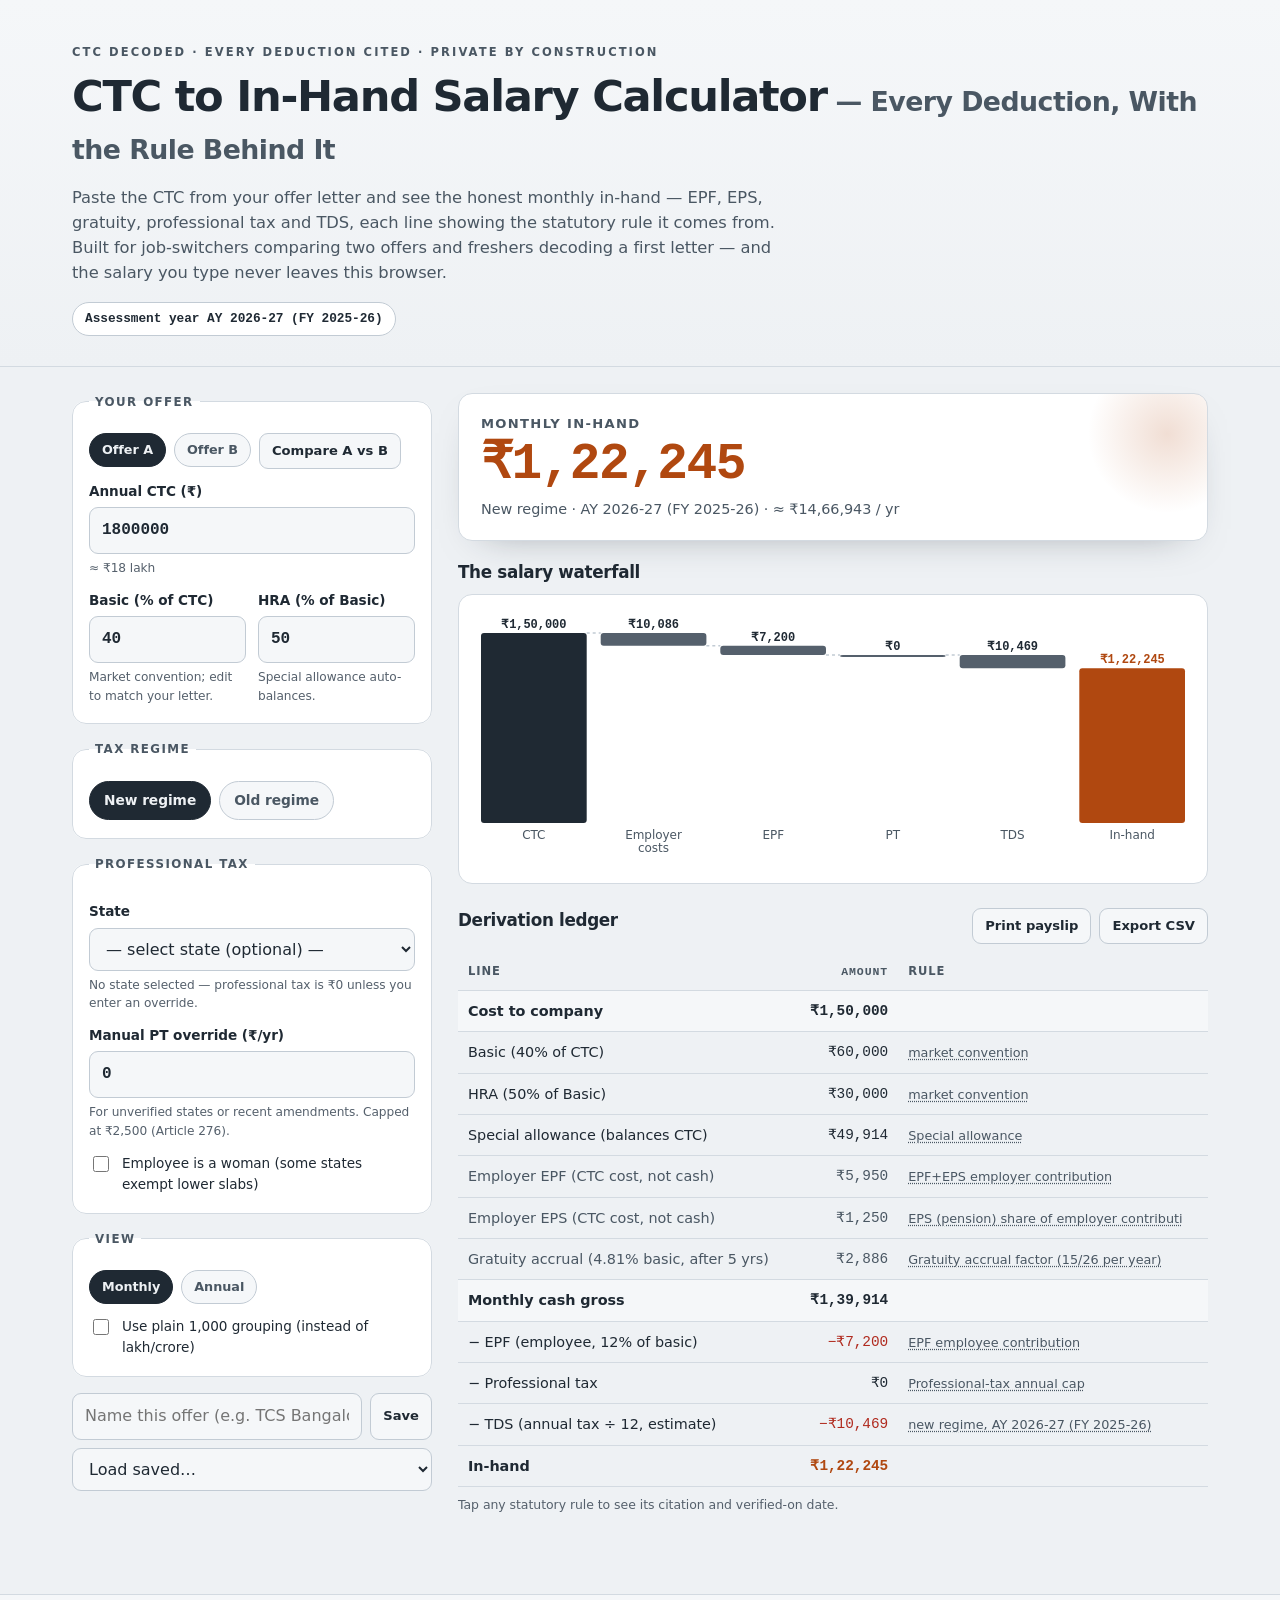
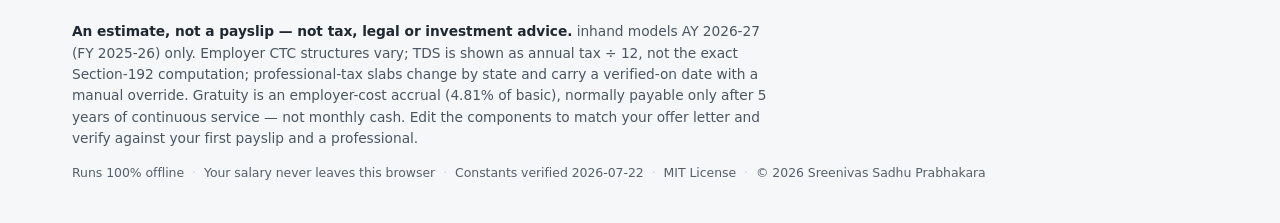
<file: index.html>
<!doctype html>
<html lang="en">
<head>
  <meta charset="utf-8">
  <meta name="viewport" content="width=device-width, initial-scale=1">
  <meta http-equiv="Content-Security-Policy" content="default-src 'self'; connect-src 'none'; img-src 'self' data:; base-uri 'none'; form-action 'none'; frame-ancestors 'none'; object-src 'none'">
  <title>inhand — CTC to in-hand salary calculator, every deduction cited</title>
  <meta name="description" content="Convert your Indian CTC into an honest, line-by-line monthly in-hand salary — EPF, EPS, gratuity, professional tax and TDS, each citing the statutory rule it comes from. AY 2026-27. Private: your salary never leaves this browser.">
  <meta name="color-scheme" content="light dark">
  <link rel="canonical" href="https://sreenivas-sadhu-prabhakara.github.io/inhand/">
  <meta name="robots" content="index, follow, max-image-preview:large">
  <meta name="author" content="Sreenivas Sadhu Prabhakara">
  <meta name="keywords" content="ctc to in hand salary calculator, in hand salary calculator india, take home salary calculator, ctc breakup calculator, epf eps calculation, professional tax calculator, new tax regime AY 2026-27, salary calculator with deductions">
  <meta name="theme-color" content="#171C21" media="(prefers-color-scheme: dark)">
  <meta name="theme-color" content="#EEF1F4" media="(prefers-color-scheme: light)">

  <!-- Open Graph -->
  <meta property="og:type" content="website">
  <meta property="og:site_name" content="inhand">
  <meta property="og:title" content="inhand — CTC to in-hand salary calculator, every deduction cited">
  <meta property="og:description" content="Your offer letter decoded line by line — EPF, EPS, gratuity, professional tax and TDS, each citing its statutory rule. AY 2026-27. Your salary never leaves this browser.">
  <meta property="og:url" content="https://sreenivas-sadhu-prabhakara.github.io/inhand/">
  <meta property="og:locale" content="en_IN">
  <meta property="og:image" content="https://sreenivas-sadhu-prabhakara.github.io/inhand/og-image.png">
  <meta property="og:image:width" content="1200">
  <meta property="og:image:height" content="630">
  <meta property="og:image:alt" content="inhand — CTC steps down through statutory deductions to one tangerine in-hand figure">

  <!-- Twitter -->
  <meta name="twitter:card" content="summary_large_image">
  <meta name="twitter:title" content="inhand — CTC to in-hand salary calculator, every deduction cited">
  <meta name="twitter:description" content="Your offer letter decoded line by line, every deduction citing its statutory rule. AY 2026-27. Private by construction.">
  <meta name="twitter:image" content="https://sreenivas-sadhu-prabhakara.github.io/inhand/og-image.png">
  <meta name="twitter:image:alt" content="inhand — the salary waterfall from CTC to in-hand">

  <link rel="stylesheet" href="styles.css">
  <link rel="icon" href="favicon.svg" type="image/svg+xml">
  <link rel="apple-touch-icon" href="apple-touch-icon.png">
  <link rel="manifest" href="manifest.webmanifest">

  <script type="application/ld+json">
  {
    "@context": "https://schema.org",
    "@type": "WebApplication",
    "name": "inhand",
    "description": "A CTC-to-in-hand salary calculator for India that produces an honest, line-by-line monthly breakdown where every deduction cites the statutory rule it comes from. Models the new and old tax regimes for AY 2026-27. Runs entirely in your browser.",
    "url": "https://sreenivas-sadhu-prabhakara.github.io/inhand/",
    "applicationCategory": "FinanceApplication",
    "operatingSystem": "Any (modern web browser)",
    "browserRequirements": "Requires a modern web browser with JavaScript enabled.",
    "isAccessibleForFree": true,
    "offers": { "@type": "Offer", "price": "0", "priceCurrency": "INR" },
    "license": "https://opensource.org/licenses/MIT",
    "author": { "@type": "Person", "name": "Sreenivas Sadhu Prabhakara" },
    "softwareVersion": "0.1.0",
    "featureList": [
      "CTC to monthly in-hand salary breakdown",
      "Every deduction cites its statutory rule (EPF, EPS, gratuity, PT, TDS)",
      "New and old tax regime for AY 2026-27 (FY 2025-26)",
      "State professional-tax slabs with verified-on dates and manual override",
      "Side-by-side comparison of two offers",
      "Printable payslip-style breakdown and CSV export",
      "Runs 100% offline — your salary never leaves the browser"
    ]
  }
  </script>
  <script type="application/ld+json">
  {
    "@context": "https://schema.org",
    "@type": "FAQPage",
    "mainEntity": [
      {
        "@type": "Question",
        "name": "How is in-hand salary calculated from CTC in India?",
        "acceptedAnswer": {
          "@type": "Answer",
          "text": "In-hand = monthly gross cash minus your statutory deductions. From CTC you first remove employer costs that are not cash to you (employer EPF and gratuity accrual). The remaining cash is basic, HRA and allowances; from that you subtract your own EPF (12% of basic), professional tax, and monthly TDS (annual income tax divided by 12). inhand shows every line with the rule behind it."
        }
      },
      {
        "@type": "Question",
        "name": "What tax year does this calculator use?",
        "acceptedAnswer": {
          "@type": "Answer",
          "text": "AY 2026-27 (FY 2025-26) only, dated on screen. It models both the new regime (default) and the old regime, including the Section 87A rebate, standard deduction, surcharge with marginal relief, and 4% cess. Other years are not modelled."
        }
      },
      {
        "@type": "Question",
        "name": "Does inhand send my salary anywhere?",
        "acceptedAnswer": {
          "@type": "Answer",
          "text": "No. The page's Content-Security-Policy sets connect-src to 'none', so the browser itself blocks every network request. The salary you type physically cannot leave your device. Saved offers live only in this browser's localStorage; the CSV and print exports are your only backup."
        }
      },
      {
        "@type": "Question",
        "name": "Why does my payslip differ from this estimate?",
        "acceptedAnswer": {
          "@type": "Answer",
          "text": "inhand is an estimate, not a payslip. Employer CTC structures vary, TDS is shown as annual tax divided by 12 rather than the exact Section-192 month-by-month computation, and professional-tax slabs change by state. Edit the components to match your offer letter and verify against your first payslip."
        }
      }
    ]
  }
  </script>
</head>
<body>
  <a class="skip-link" href="#result">Skip to my in-hand figure</a>

  <header class="hero">
    <div class="hero__inner">
      <p class="eyebrow">CTC decoded &middot; every deduction cited &middot; private by construction</p>
      <h1 class="hero__title">CTC to In-Hand Salary Calculator<span class="hero__sub"> — Every Deduction, With the Rule Behind It</span></h1>
      <p class="hero__lede">
        Paste the CTC from your offer letter and see the honest monthly in-hand — EPF, EPS, gratuity,
        professional tax and TDS, each line showing the statutory rule it comes from. Built for
        job-switchers comparing two offers and freshers decoding a first letter — and the salary you
        type never leaves this browser.
      </p>
      <p class="hero__ay" id="ayBadge"></p>
    </div>
  </header>

  <main>
    <form class="controls" id="controls" novalidate>
      <div class="grid">
        <!-- LEFT: inputs -->
        <section class="col col--in">
          <fieldset class="panel">
            <legend class="panel__legend">Your offer</legend>
            <div class="offer-tabs" role="radiogroup" aria-label="Which offer to edit">
              <label class="seg"><input type="radio" name="activeOffer" value="A" checked><span>Offer A</span></label>
              <label class="seg"><input type="radio" name="activeOffer" value="B"><span>Offer B</span></label>
              <button type="button" class="btn btn--ghost btn--sm" id="compareToggle" aria-pressed="false">Compare A vs B</button>
            </div>

            <div class="field">
              <label for="ctc">Annual CTC (₹)</label>
              <input type="number" id="ctc" name="ctc" min="0" step="1000" value="1800000" inputmode="numeric" autocomplete="off">
              <p class="field__hint" id="ctcWords" aria-live="polite"></p>
            </div>

            <div class="field field--split">
              <div>
                <label for="basicPct">Basic (% of CTC)</label>
                <input type="number" id="basicPct" name="basicPct" min="1" max="100" step="1" value="40" inputmode="numeric">
                <p class="field__hint">Market convention; edit to match your letter.</p>
              </div>
              <div>
                <label for="hraPct">HRA (% of Basic)</label>
                <input type="number" id="hraPct" name="hraPct" min="0" max="100" step="1" value="50" inputmode="numeric">
                <p class="field__hint">Special allowance auto-balances.</p>
              </div>
            </div>
          </fieldset>

          <fieldset class="panel">
            <legend class="panel__legend">Tax regime</legend>
            <div class="segmented" role="radiogroup" aria-label="Tax regime">
              <label class="seg"><input type="radio" name="regime" value="new" checked><span>New regime</span></label>
              <label class="seg"><input type="radio" name="regime" value="old"><span>Old regime</span></label>
            </div>
            <div id="oldOnly" hidden>
              <div class="field field--split">
                <div>
                  <label for="rent">Monthly rent (₹)</label>
                  <input type="number" id="rent" name="rent" min="0" step="500" value="0" inputmode="numeric">
                </div>
                <div>
                  <label class="metro-lbl">City type</label>
                  <div class="segmented segmented--sm" role="radiogroup" aria-label="Metro or non-metro">
                    <label class="seg"><input type="radio" name="metro" value="metro" checked><span>Metro</span></label>
                    <label class="seg"><input type="radio" name="metro" value="nonmetro"><span>Non-metro</span></label>
                  </div>
                </div>
              </div>
              <div class="field">
                <label for="sec80c">Section 80C (aggregate, ₹/yr)</label>
                <input type="number" id="sec80c" name="sec80c" min="0" step="5000" value="0" inputmode="numeric">
                <p class="field__hint">Capped at ₹1,50,000. Old regime only; no other Chapter VI-A modelled.</p>
              </div>
            </div>
          </fieldset>

          <fieldset class="panel">
            <legend class="panel__legend">Professional tax</legend>
            <div class="field">
              <label for="ptState">State</label>
              <select id="ptState" name="ptState"></select>
              <p class="field__hint" id="ptNote"></p>
            </div>
            <div class="field" id="ptOverrideWrap" hidden>
              <label for="ptOverride">Manual PT override (₹/yr)</label>
              <input type="number" id="ptOverride" name="ptOverride" min="0" max="2500" step="10" value="0" inputmode="numeric">
              <p class="field__hint">For unverified states or recent amendments. Capped at ₹2,500 (Article 276).</p>
            </div>
            <label class="toggle"><input type="checkbox" name="isWoman"><span>Employee is a woman (some states exempt lower slabs)</span></label>
          </fieldset>

          <fieldset class="panel">
            <legend class="panel__legend">View</legend>
            <div class="segmented segmented--sm" role="radiogroup" aria-label="Monthly or annual view">
              <label class="seg"><input type="radio" name="view" value="monthly" checked><span>Monthly</span></label>
              <label class="seg"><input type="radio" name="view" value="annual"><span>Annual</span></label>
            </div>
            <label class="toggle"><input type="checkbox" name="grouping"><span>Use plain 1,000 grouping (instead of lakh/crore)</span></label>
          </fieldset>

          <div class="save-row">
            <input type="text" id="scenName" placeholder="Name this offer (e.g. TCS Bangalore)" maxlength="60" autocomplete="off" aria-label="Scenario name">
            <button type="button" class="btn btn--ghost btn--sm" id="saveBtn">Save</button>
            <select id="loadSel" aria-label="Load saved offer"><option value="">Load saved…</option></select>
          </div>
        </section>

        <!-- RIGHT: results -->
        <section class="col col--out" id="result" aria-live="polite">
          <div class="headline-card" id="headlineCard">
            <p class="headline-card__label" id="hlLabel">Monthly in-hand</p>
            <p class="headline-card__figure" id="hlFigure">—</p>
            <p class="headline-card__sub" id="hlSub"></p>
            <div class="reconcile" id="reconcile" hidden></div>
          </div>

          <div class="waterfall" aria-labelledby="wfHeading">
            <h2 id="wfHeading" class="section-h">The salary waterfall</h2>
            <div class="waterfall__wrap">
              <svg id="waterfall" class="waterfall__svg" viewBox="0 0 720 260" role="img" aria-label="Waterfall from CTC stepping down through deductions to in-hand"></svg>
            </div>
          </div>

          <div class="ledger" aria-labelledby="ledgerHeading">
            <div class="ledger__head">
              <h2 id="ledgerHeading" class="section-h">Derivation ledger</h2>
              <div class="ledger__actions">
                <button type="button" class="btn btn--ghost btn--sm" id="printBtn">Print payslip</button>
                <button type="button" class="btn btn--ghost btn--sm" id="csvBtn">Export CSV</button>
              </div>
            </div>
            <table class="ltab" id="ledgerTable">
              <thead>
                <tr><th scope="col">Line</th><th scope="col" class="num">Amount</th><th scope="col">Rule</th></tr>
              </thead>
              <tbody id="ledgerBody"></tbody>
            </table>
            <p class="ledger__hint">Tap any statutory rule to see its citation and verified-on date.</p>
          </div>

          <div class="compare" id="compareCard" hidden>
            <h2 class="section-h">Offer A vs Offer B</h2>
            <div id="compareBody"></div>
          </div>
        </section>
      </div>
    </form>
  </main>

  <footer class="foot">
    <div class="foot__inner">
      <p class="foot__disclaimer">
        <strong>An estimate, not a payslip — not tax, legal or investment advice.</strong>
        inhand models AY 2026-27 (FY 2025-26) only. Employer CTC structures vary; TDS is shown as
        annual tax &divide; 12, not the exact Section-192 computation; professional-tax slabs change by
        state and carry a verified-on date with a manual override. Gratuity is an employer-cost accrual
        (4.81% of basic), normally payable only after 5 years of continuous service — not monthly cash.
        Edit the components to match your offer letter and verify against your first payslip and a professional.
      </p>
      <p class="foot__meta">
        <span>Runs 100% offline</span><span class="foot__dot">&middot;</span>
        <span>Your salary never leaves this browser</span><span class="foot__dot">&middot;</span>
        <span id="verifiedOn"></span><span class="foot__dot">&middot;</span>
        <span>MIT&nbsp;License</span><span class="foot__dot">&middot;</span>
        <span>&copy; 2026 Sreenivas&nbsp;Sadhu&nbsp;Prabhakara</span>
      </p>
    </div>
  </footer>

  <dialog id="citeDialog" class="cite">
    <form method="dialog">
      <h3 id="citeTitle" class="cite__title"></h3>
      <p id="citeBody" class="cite__body"></p>
      <p id="citeSrc" class="cite__src"></p>
      <menu><button class="btn btn--ghost btn--sm" value="close">Close</button></menu>
    </form>
  </dialog>

  <script src="data/corpus.js" defer></script>
  <script src="data/engine.js" defer></script>
  <script src="app.js" defer></script>
</body>
</html>
</file>
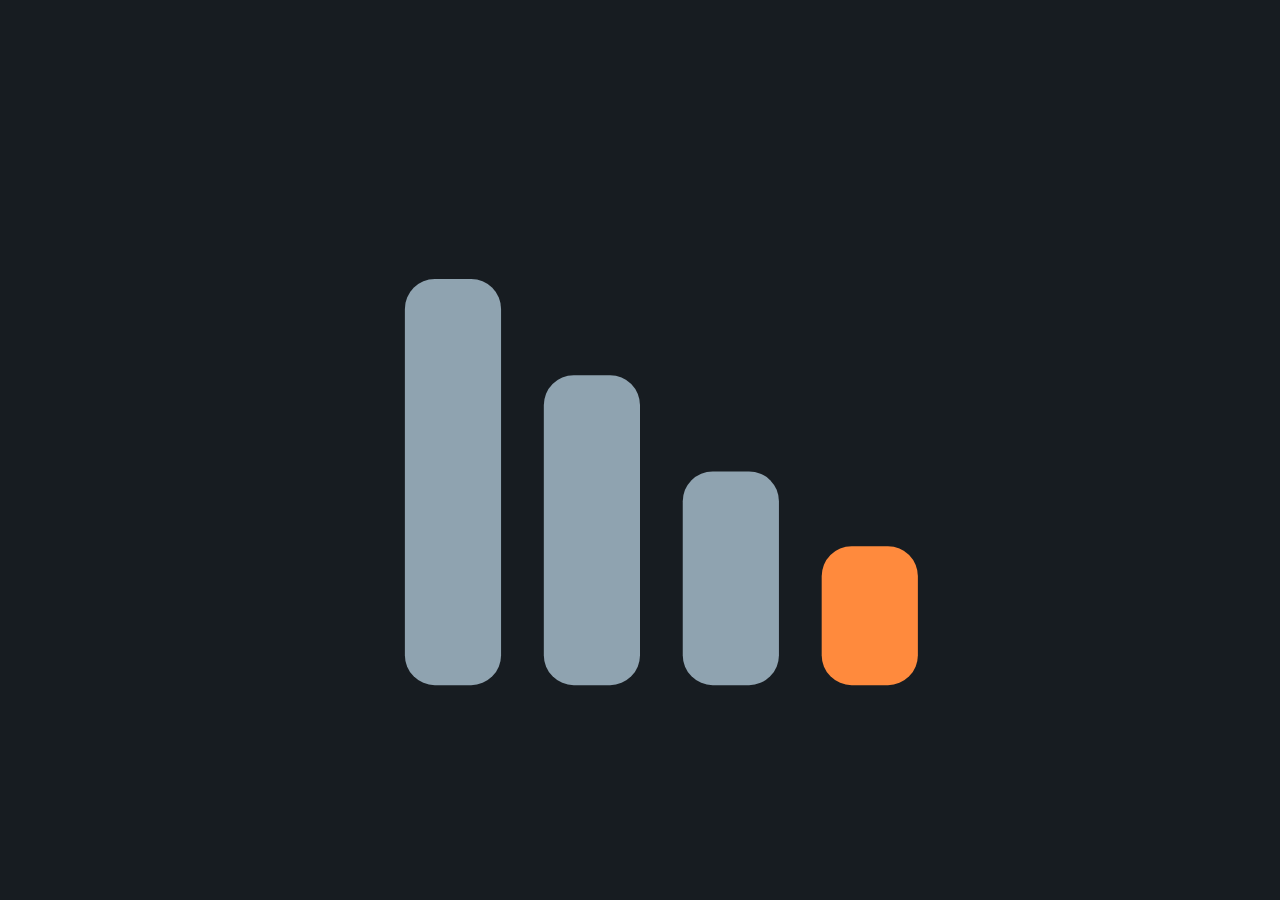
<file: assets/icon.html>
<!doctype html>
<html lang="en">
<head>
<meta charset="utf-8">
<style>
  * { box-sizing: border-box; margin: 0; padding: 0; }
  html, body { width: 100%; height: 100%; overflow: hidden; background: #171C21; }
  body { display: grid; place-items: center; }
  /* 12% safe padding -> mark fills the middle 76vmin */
  .mark { width: 76vmin; height: 76vmin; display: block; }
</style>
</head>
<body>
  <svg class="mark" viewBox="0 0 32 32" aria-hidden="true">
    <rect x="5"  y="8"  width="4.5" height="19" rx="1.4" fill="#8FA3B0"/>
    <rect x="11.5" y="12.5" width="4.5" height="14.5" rx="1.4" fill="#8FA3B0"/>
    <rect x="18" y="17" width="4.5" height="10" rx="1.4" fill="#8FA3B0"/>
    <rect x="24.5" y="20.5" width="4.5" height="6.5" rx="1.4" fill="#FF8A3D"/>
  </svg>
</body>
</html>
</file>
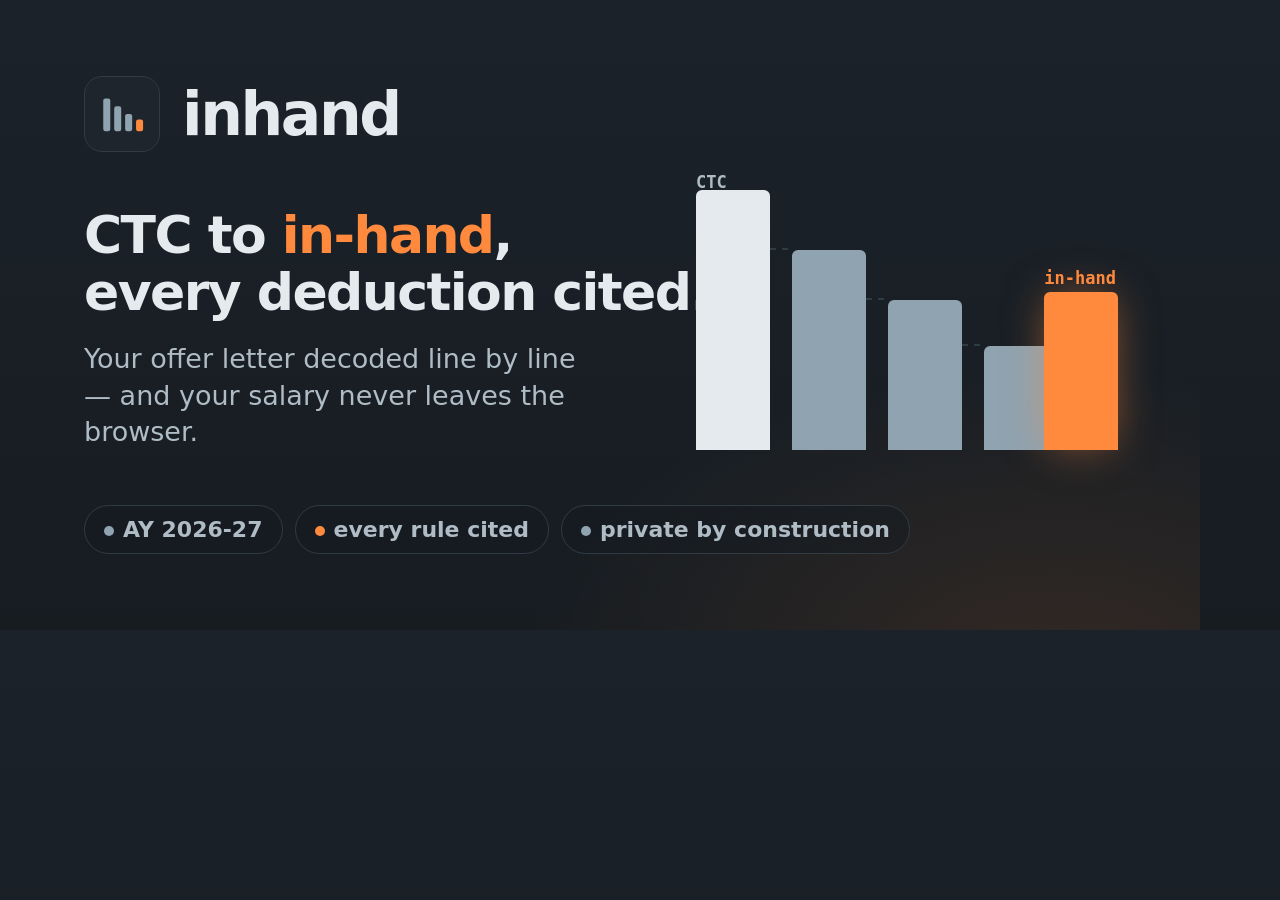
<file: assets/og.html>
<!doctype html>
<html lang="en">
<head>
<meta charset="utf-8">
<style>
  :root {
    --bg: #171C21; --panel: #1E252C; --ink: #E5EAEE; --muted: #AFBCC6;
    --steel: #8FA3B0; --line: #313B44; --tang: #FF8A3D;
    --sans: system-ui, -apple-system, "Segoe UI", Roboto, "Helvetica Neue", Arial, sans-serif;
    --mono: ui-monospace, "SF Mono", "Cascadia Mono", Menlo, Consolas, monospace;
  }
  * { box-sizing: border-box; margin: 0; padding: 0; }
  html, body { width: 1200px; height: 630px; overflow: hidden; }
  body {
    position: relative; font-family: var(--sans); color: var(--ink);
    background:
      radial-gradient(900px 520px at 88% 108%, rgba(255,138,61,0.12), transparent 60%),
      linear-gradient(180deg, #1b222a 0%, #171C21 100%);
  }
  .frame { position: absolute; inset: 0; padding: 76px 84px; display: flex; flex-direction: column; justify-content: space-between; }
  .brand { display: flex; align-items: center; gap: 22px; }
  .mark { width: 76px; height: 76px; border-radius: 18px; background: var(--panel); border: 1px solid var(--line); padding: 12px; }
  .wordmark { font-size: 60px; font-weight: 800; letter-spacing: -0.04em; }
  .headline { max-width: 760px; }
  .headline h1 { font-size: 52px; font-weight: 800; letter-spacing: -0.03em; line-height: 1.1; }
  .headline .hl { color: var(--tang); }
  .headline p { margin-top: 20px; font-size: 27px; font-weight: 500; color: var(--muted); line-height: 1.34; max-width: 30ch; }

  /* the salary waterfall — hero visual on the right */
  .wf { position: absolute; right: 84px; top: 150px; width: 420px; height: 300px; }
  .bar { position: absolute; bottom: 0; border-radius: 6px 6px 0 0; }
  .b1 { left: 0;   height: 260px; width: 74px; background: var(--ink); }
  .b2 { left: 96px;  height: 200px; width: 74px; background: var(--steel); }
  .b3 { left: 192px; height: 150px; width: 74px; background: var(--steel); }
  .b4 { left: 288px; height: 104px; width: 74px; background: var(--steel); }
  .b5 { left: 348px; height: 158px; width: 74px; background: var(--tang); box-shadow: 0 0 44px -6px rgba(255,138,61,0.55); }
  .conn { position: absolute; height: 2px; background: repeating-linear-gradient(90deg, var(--line) 0 6px, transparent 6px 12px); }
  .cap { position: absolute; font-family: var(--mono); font-size: 17px; font-weight: 700; }
  .cap-in { color: var(--tang); right: 0; top: 118px; }
  .cap-ctc { color: var(--muted); left: 0; top: 22px; }

  .chips { display: flex; gap: 12px; align-items: center; }
  .chip { padding: 11px 19px; border: 1px solid var(--line); border-radius: 999px; background: rgba(20,26,32,0.5); font-size: 22px; font-weight: 600; color: var(--muted); }
  .chip .dot { display: inline-block; width: 10px; height: 10px; border-radius: 50%; margin-right: 9px; vertical-align: middle; }
  .chip .dot--tang { background: var(--tang); }
  .chip .dot--steel { background: var(--steel); }
</style>
</head>
<body>
  <div class="wf" aria-hidden="true">
    <span class="cap cap-ctc">CTC</span>
    <span class="conn" style="left:74px;  bottom:200px; width:22px;"></span>
    <span class="conn" style="left:170px; bottom:150px; width:22px;"></span>
    <span class="conn" style="left:266px; bottom:104px; width:22px;"></span>
    <span class="bar b1"></span>
    <span class="bar b2"></span>
    <span class="bar b3"></span>
    <span class="bar b4"></span>
    <span class="bar b5"></span>
    <span class="cap cap-in">in-hand</span>
  </div>

  <div class="frame">
    <div class="brand">
      <svg class="mark" viewBox="0 0 32 32" aria-hidden="true">
        <rect x="4"  y="6"  width="4.5" height="21" rx="1.4" fill="#8FA3B0"/>
        <rect x="11" y="11" width="4.5" height="16" rx="1.4" fill="#8FA3B0"/>
        <rect x="18" y="16" width="4.5" height="11" rx="1.4" fill="#8FA3B0"/>
        <rect x="25" y="19.5" width="4.5" height="7.5" rx="1.4" fill="#FF8A3D"/>
      </svg>
      <span class="wordmark">inhand</span>
    </div>

    <div class="headline">
      <h1>CTC to <span class="hl">in-hand</span>,<br>every deduction cited.</h1>
      <p>Your offer letter decoded line by line — and your salary never leaves the browser.</p>
    </div>

    <div class="chips">
      <span class="chip"><span class="dot dot--steel"></span>AY 2026-27</span>
      <span class="chip"><span class="dot dot--tang"></span>every rule cited</span>
      <span class="chip"><span class="dot dot--steel"></span>private by construction</span>
    </div>
  </div>
</body>
</html>
</file>
<file: styles.css>
/* ============================================================
   inhand — fog & gunmetal, one tangerine flare.
   The in-hand figure and the primary action are the only warm things.
   Motif: the salary waterfall (steel steps down to a tangerine block).
   Light + dark, WCAG-AA in both. System sans + mono for ledger figures.
   ============================================================ */

:root {
  color-scheme: light dark;

  /* ---- light (default) ---- */
  --bg:        #EEF1F4;
  --panel:     #FFFFFF;
  --panel2:    #F5F7F9;
  --ink:       #1F2933;   /* gunmetal, ~12:1 on --bg */
  --muted:     #4A5763;   /* steel, ~6.5:1 on --bg */
  --steel:     #55606C;   /* secondary steel, AA (≥4.5:1) on --bg for small hints */
  --line:      #D3DAE1;
  --line2:     #C2CBD4;
  --tangerine: #B04810;   /* deep tangerine — AA (≥4.5:1) for small text on panel/panel2/bg in light */
  --tangerine-bright: #F5762B; /* used only on dark blocks / large fills */
  --on-tang:   #FFFFFF;
  --good:      #1F7A4D;
  --flag:      #B02A1E;

  --sans: system-ui, -apple-system, "Segoe UI", Roboto, "Helvetica Neue", Arial, sans-serif;
  --mono: ui-monospace, "SF Mono", "Cascadia Mono", Menlo, Consolas, "Liberation Mono", monospace;

  --radius: 14px;
  --radius-sm: 9px;
  --wrap: 1180px;
  --shadow: 0 14px 40px -26px rgba(31,41,51,0.5);
  --ease: cubic-bezier(0.22, 0.61, 0.36, 1);
}

@media (prefers-color-scheme: dark) {
  :root {
    --bg:        #171C21;
    --panel:     #1E252C;
    --panel2:    #232B33;
    --ink:       #E5EAEE;
    --muted:     #AFBCC6;   /* mist, AA on dark panel */
    --steel:     #8FA3B0;
    --line:      #313B44;
    --line2:     #3C4854;
    --tangerine: #FF8A3D;   /* bright tangerine reads AA on dark */
    --tangerine-bright: #FF8A3D;
    --on-tang:   #171C21;
    --good:      #57C98C;
    --flag:      #FF8A7A;
    --shadow: 0 18px 44px -24px rgba(0,0,0,0.7);
  }
}
/* manual override classes set on <html> */
html[data-theme="light"] { color-scheme: light; }
html[data-theme="dark"]  { color-scheme: dark; }

* { box-sizing: border-box; }
html { -webkit-text-size-adjust: 100%; }

body {
  margin: 0;
  background: var(--bg);
  color: var(--ink);
  font-family: var(--sans);
  font-size: 16px;
  line-height: 1.55;
  letter-spacing: -0.003em;
  font-variant-numeric: tabular-nums;
  -webkit-font-smoothing: antialiased;
  text-rendering: optimizeLegibility;
}

h1, h2, h3 { margin: 0; font-weight: 700; letter-spacing: -0.02em; line-height: 1.12; }
p { margin: 0; }

.skip-link {
  position: absolute; left: 12px; top: -60px;
  background: var(--ink); color: var(--bg);
  padding: 10px 16px; border-radius: 10px; font-weight: 700;
  z-index: 60; transition: top 0.18s var(--ease); text-decoration: none;
}
.skip-link:focus { top: 12px; }

a:focus-visible, button:focus-visible, input:focus-visible,
select:focus-visible, .seg:focus-within, .toggle:focus-within {
  outline: 3px solid var(--tangerine);
  outline-offset: 2px;
  border-radius: 6px;
}

.eyebrow {
  font-size: 0.72rem; text-transform: uppercase; letter-spacing: 0.18em;
  color: var(--muted); font-weight: 600;
}

/* ---------------- hero ---------------- */
.hero {
  border-bottom: 1px solid var(--line);
  background:
    linear-gradient(180deg, var(--panel2), var(--bg));
}
.hero__inner { max-width: var(--wrap); margin: 0 auto; padding: 44px 22px 30px; }
.hero__title {
  margin-top: 10px;
  font-size: clamp(1.7rem, 4.4vw, 2.7rem); font-weight: 800; letter-spacing: -0.03em;
}
.hero__sub { font-weight: 600; color: var(--muted); font-size: 0.62em; letter-spacing: -0.02em; }
.hero__lede {
  margin-top: 16px; max-width: 68ch; color: var(--muted);
  font-size: 1.02rem;
}
.hero__ay {
  margin-top: 16px; display: inline-block;
  font-family: var(--mono); font-size: 0.8rem; font-weight: 600;
  color: var(--ink); background: var(--panel); border: 1px solid var(--line2);
  padding: 6px 12px; border-radius: 999px;
}

/* ---------------- layout ---------------- */
main { max-width: var(--wrap); margin: 0 auto; padding: 26px 22px 60px; }
.grid { display: grid; grid-template-columns: minmax(0, 360px) minmax(0, 1fr); gap: 26px; align-items: start; }
@media (max-width: 900px) { .grid { grid-template-columns: 1fr; } }

.panel {
  border: 1px solid var(--line); border-radius: var(--radius);
  background: var(--panel); padding: 16px 16px 18px; margin: 0 0 16px;
}
.panel__legend {
  font-size: 0.74rem; text-transform: uppercase; letter-spacing: 0.12em;
  color: var(--muted); font-weight: 700; padding: 0 6px;
}

.field { margin-top: 12px; }
.field--split { display: grid; grid-template-columns: 1fr 1fr; gap: 12px; }
.field label, .metro-lbl { display: block; font-size: 0.85rem; font-weight: 600; margin-bottom: 5px; }
.field__hint { font-size: 0.76rem; color: var(--steel); margin-top: 5px; }

input[type="number"], input[type="text"], select {
  width: 100%; padding: 10px 12px;
  border: 1px solid var(--line2); border-radius: var(--radius-sm);
  background: var(--panel2); color: var(--ink);
  font: inherit; font-variant-numeric: tabular-nums;
}
input[type="number"] { font-family: var(--mono); font-weight: 600; }

/* segmented / tabs */
.segmented, .offer-tabs { display: flex; gap: 8px; flex-wrap: wrap; margin-top: 6px; }
.seg { position: relative; }
.seg input { position: absolute; opacity: 0; inset: 0; cursor: pointer; }
.seg span {
  display: block; padding: 8px 14px; border: 1px solid var(--line2);
  border-radius: 999px; background: var(--panel2); color: var(--muted);
  font-size: 0.86rem; font-weight: 600; cursor: pointer;
}
.seg input:checked + span {
  background: var(--ink); color: var(--bg); border-color: var(--ink);
}
.segmented--sm .seg span, .offer-tabs .seg span { padding: 6px 12px; font-size: 0.8rem; }

.toggle { display: flex; gap: 10px; align-items: flex-start; margin-top: 12px; font-size: 0.85rem; cursor: pointer; }
.toggle input { margin-top: 3px; width: 16px; height: 16px; accent-color: var(--tangerine); flex: 0 0 auto; }

.save-row { display: flex; gap: 8px; flex-wrap: wrap; }
.save-row input { flex: 1 1 160px; }
.save-row select { flex: 1 1 130px; }

/* buttons */
.btn {
  font: inherit; font-weight: 700; cursor: pointer;
  border-radius: var(--radius-sm); border: 1px solid var(--line2);
  padding: 10px 16px; background: var(--panel2); color: var(--ink);
  transition: transform 0.06s var(--ease), background 0.15s var(--ease);
}
.btn:active { transform: translateY(1px); }
.btn--sm { padding: 7px 12px; font-size: 0.82rem; }
.btn--primary { background: var(--tangerine); color: var(--on-tang); border-color: var(--tangerine); }
.btn--ghost:hover { background: var(--panel); }
.compareToggle--on { background: var(--ink); color: var(--bg); border-color: var(--ink); }

/* ---------------- headline card ---------------- */
.headline-card {
  border: 1px solid var(--line); border-radius: var(--radius);
  background: var(--panel); padding: 20px 22px; box-shadow: var(--shadow);
  position: relative; overflow: hidden;
}
.headline-card::before {
  content: ""; position: absolute; right: -40px; top: -40px;
  width: 160px; height: 160px; border-radius: 50%;
  background: radial-gradient(circle, color-mix(in srgb, var(--tangerine) 18%, transparent), transparent 70%);
  pointer-events: none;
}
.headline-card__label { font-size: 0.82rem; font-weight: 700; color: var(--muted); text-transform: uppercase; letter-spacing: 0.1em; }
.headline-card__figure {
  font-family: var(--mono); font-weight: 800;
  font-size: clamp(2.1rem, 6vw, 3.2rem); letter-spacing: -0.03em;
  color: var(--tangerine); line-height: 1.05; margin-top: 4px;
}
.headline-card__sub { font-size: 0.9rem; color: var(--muted); margin-top: 6px; }
.reconcile {
  margin-top: 12px; padding: 9px 12px; border-radius: var(--radius-sm);
  font-size: 0.84rem; font-weight: 600;
  background: color-mix(in srgb, var(--flag) 12%, var(--panel));
  border: 1px solid color-mix(in srgb, var(--flag) 40%, var(--line));
  color: var(--ink);
}
.reconcile::before { content: "\26A0  "; color: var(--flag); font-weight: 700; }

.section-h { font-size: 1.05rem; margin-bottom: 12px; }

/* ---------------- waterfall ---------------- */
.waterfall { margin-top: 22px; }
.waterfall__wrap { overflow-x: auto; border: 1px solid var(--line); border-radius: var(--radius); background: var(--panel); padding: 14px; }
.waterfall__svg { width: 100%; min-width: 560px; height: auto; display: block; }
.wf-bar { fill: var(--steel); }
.wf-bar--ctc { fill: var(--ink); }
.wf-bar--inhand { fill: var(--tangerine); }
.wf-conn { stroke: var(--line2); stroke-width: 1.5; stroke-dasharray: 3 3; fill: none; }
.wf-label { fill: var(--muted); font-size: 12px; font-family: var(--sans); }
.wf-val { fill: var(--ink); font-size: 12px; font-family: var(--mono); font-weight: 600; }
.wf-val--inhand { fill: var(--tangerine); font-weight: 800; }

/* ---------------- ledger ---------------- */
.ledger { margin-top: 24px; }
.ledger__head { display: flex; justify-content: space-between; align-items: center; gap: 12px; flex-wrap: wrap; }
.ledger__actions { display: flex; gap: 8px; }
.ltab { width: 100%; border-collapse: collapse; margin-top: 10px; font-size: 0.9rem; }
.ltab th, .ltab td { text-align: left; padding: 9px 10px; border-bottom: 1px solid var(--line); vertical-align: top; }
.ltab th { font-size: 0.72rem; text-transform: uppercase; letter-spacing: 0.08em; color: var(--muted); }
.ltab .num { text-align: right; font-family: var(--mono); font-variant-numeric: tabular-nums; white-space: nowrap; }
.ltab tr.row--group td { background: var(--panel2); font-weight: 700; }
.ltab tr.row--sub td { color: var(--muted); }
.ltab tr.row--total td { font-weight: 800; border-top: 2px solid var(--line2); }
.ltab tr.row--inhand td { font-weight: 800; }
.ltab tr.row--inhand .num { color: var(--tangerine); }
.amt-neg { color: var(--flag); }
.cite-btn {
  font: inherit; font-size: 0.8rem; background: none; border: none; padding: 0;
  color: var(--muted); text-align: left; cursor: pointer; text-decoration: underline dotted;
  text-underline-offset: 2px;
}
.cite-btn:hover { color: var(--ink); }
.badge {
  display: inline-block; font-size: 0.66rem; font-weight: 700; padding: 1px 7px; border-radius: 999px;
  border: 1px solid var(--line2); color: var(--muted); margin-left: 6px; vertical-align: middle;
}
.badge--unverified { color: var(--flag); border-color: color-mix(in srgb, var(--flag) 50%, var(--line)); }
.ledger__hint { font-size: 0.78rem; color: var(--steel); margin-top: 8px; }

/* ---------------- compare ---------------- */
.compare { margin-top: 26px; }
.cmp-grid { display: grid; grid-template-columns: 1.4fr 1fr 1fr 1fr; gap: 0; border: 1px solid var(--line); border-radius: var(--radius); overflow: hidden; font-size: 0.88rem; }
.cmp-grid > div { padding: 9px 11px; border-bottom: 1px solid var(--line); }
.cmp-grid .cmp-h { font-weight: 700; background: var(--panel2); }
.cmp-grid .num { text-align: right; font-family: var(--mono); font-variant-numeric: tabular-nums; }
.cmp-delta--up { color: var(--good); font-weight: 700; }
.cmp-delta--down { color: var(--flag); font-weight: 700; }
.cmp-verdict { margin-top: 12px; padding: 12px 14px; border-radius: var(--radius-sm); background: var(--panel); border: 1px solid var(--line2); font-weight: 600; }
.cmp-verdict strong { color: var(--tangerine); }

/* ---------------- dialog ---------------- */
dialog.cite {
  border: 1px solid var(--line2); border-radius: var(--radius); background: var(--panel);
  color: var(--ink); max-width: 460px; padding: 20px 22px; box-shadow: var(--shadow);
}
dialog.cite::backdrop { background: rgba(15,20,25,0.55); }
.cite__title { font-size: 1.05rem; }
.cite__body { margin-top: 10px; color: var(--muted); font-size: 0.92rem; }
.cite__src { margin-top: 12px; font-family: var(--mono); font-size: 0.78rem; color: var(--steel); word-break: break-word; }
dialog.cite menu { padding: 0; margin: 16px 0 0; display: flex; justify-content: flex-end; }

/* ---------------- footer ---------------- */
.foot { border-top: 1px solid var(--line); margin-top: 20px; background: var(--panel2); }
.foot__inner { max-width: var(--wrap); margin: 0 auto; padding: 26px 22px 40px; }
.foot__disclaimer { font-size: 0.86rem; color: var(--muted); max-width: 80ch; }
.foot__disclaimer strong { color: var(--ink); }
.foot__meta { margin-top: 14px; font-size: 0.78rem; color: var(--steel); display: flex; flex-wrap: wrap; gap: 8px; align-items: center; }
.foot__dot { color: var(--line2); }

@media (prefers-reduced-motion: reduce) {
  * { transition: none !important; animation: none !important; }
}

/* ---------------- print (payslip) ---------------- */
@media print {
  :root { --bg: #fff; --panel: #fff; --panel2: #fff; --ink: #000; --muted: #333; --line: #bbb; --line2: #999; --tangerine: #000; }
  body { background: #fff; color: #000; font-size: 11pt; }
  .hero, .foot__meta, .ledger__actions, .save-row, .offer-tabs, .compareToggle, dialog { display: none !important; }
  .col--in { display: none !important; }
  .grid { grid-template-columns: 1fr; }
  main { padding: 0; }
  .headline-card, .panel, .waterfall__wrap { box-shadow: none; border: 1px solid #999; }
  .headline-card__figure { color: #000; }
  .cite-btn { text-decoration: none; color: #000; }
  .foot__disclaimer { font-size: 9pt; }
  a[href]::after { content: ""; }
}
</file>
